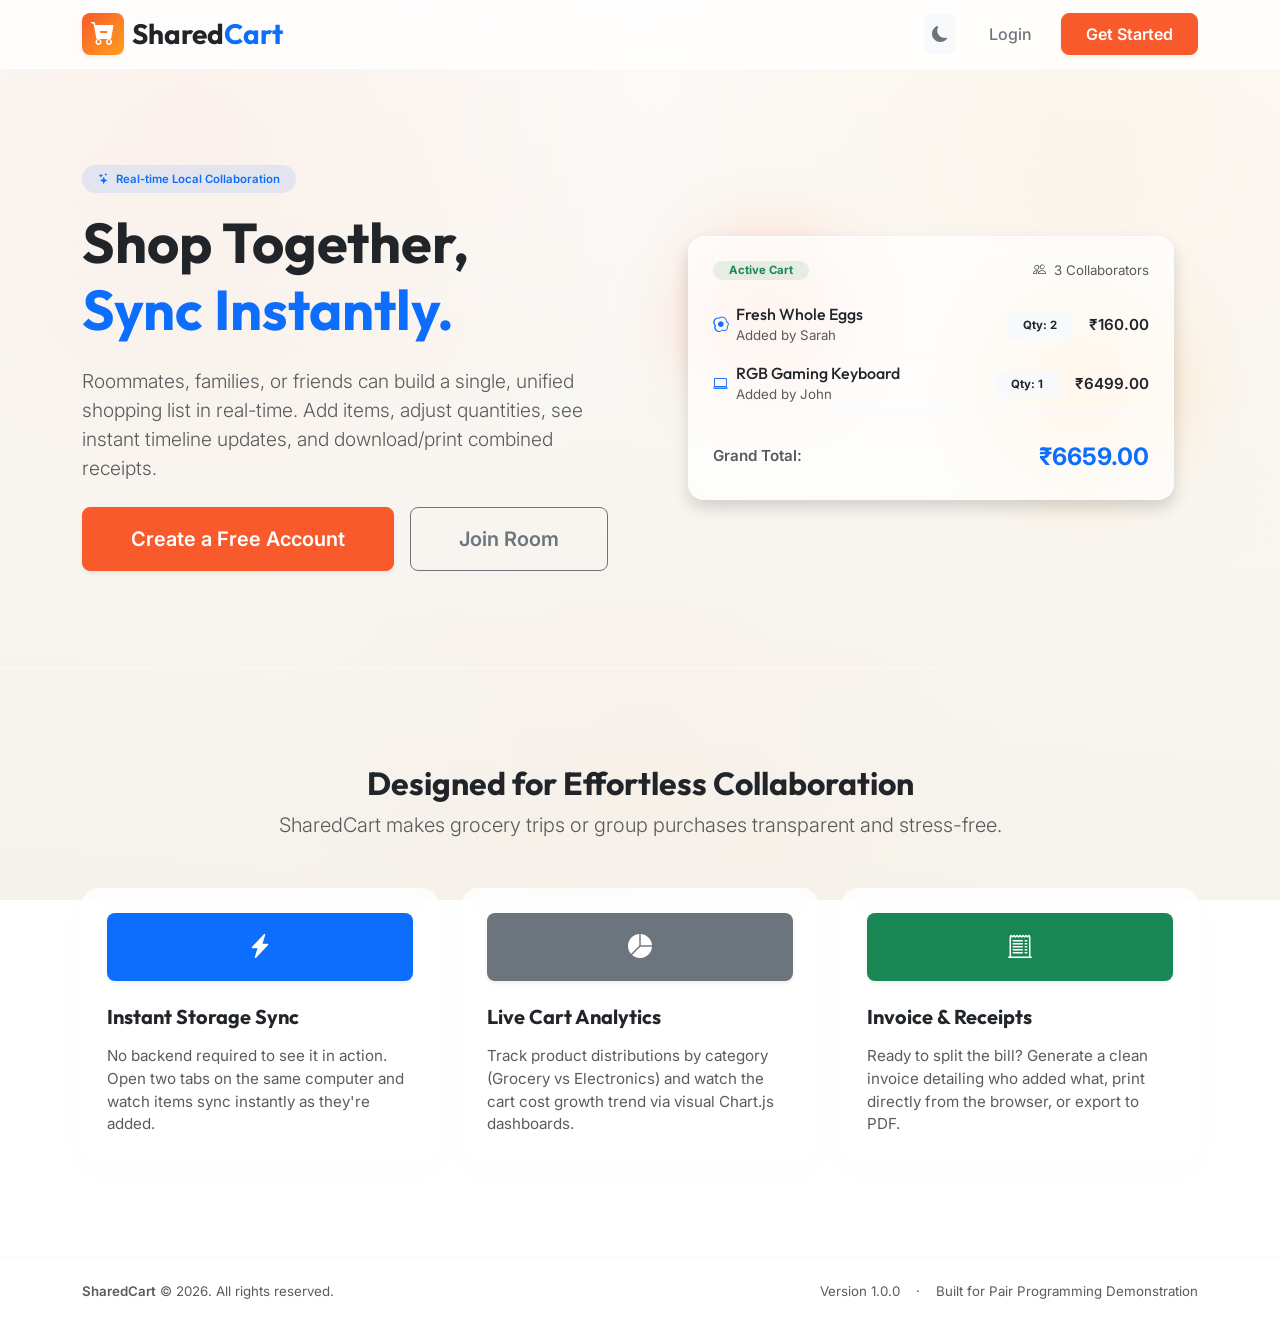
<file: index.html>
<!DOCTYPE html>
<html lang="en">
<head>
  <meta charset="UTF-8">
  <meta name="viewport" content="width=device-width, initial-scale=1.0">
  <title>SharedCart - Collaborative Shopping Cart</title>
  <!-- Google Fonts -->
  <link rel="preconnect" href="https://fonts.googleapis.com">
  <link rel="preconnect" href="https://fonts.gstatic.com" crossorigin>
  <link href="https://fonts.googleapis.com/css2?family=Inter:wght@300;400;500;600;700&family=Outfit:wght@400;500;600;700&display=swap" rel="stylesheet">
  <!-- Bootstrap 5 -->
  <link href="https://cdn.jsdelivr.net/npm/bootstrap@5.3.2/dist/css/bootstrap.min.css" rel="stylesheet">
  <!-- Bootstrap Icons -->
  <link rel="stylesheet" href="https://cdn.jsdelivr.net/npm/bootstrap-icons@1.11.1/font/bootstrap-icons.css">
  <!-- Custom CSS -->
  <link rel="stylesheet" href="css/style.css">
  <script>
    if (localStorage.getItem('sharedcart_theme') === 'dark') {
      document.documentElement.classList.add('dark-mode');
    }
  </script>
</head>
<body>
  <!-- Header / Navbar -->
  <nav class="navbar navbar-expand-lg navbar-light bg-white sticky-top border-bottom border-light">
    <div class="container">
      <a class="navbar-brand d-flex align-items-center gap-2" href="#">
        <div class="logo-icon bg-gradient text-white p-2 rounded-3 d-flex align-items-center justify-content-center shadow-sm">
          <i class="bi bi-cart-dash-fill fs-4"></i>
        </div>
        <span class="logo-text font-outfit fs-3 fw-bold text-dark">Shared<span class="text-primary">Cart</span></span>
      </a>
      <button class="navbar-expand-toggle border-0 bg-transparent d-lg-none" type="button" data-bs-toggle="collapse" data-bs-target="#navbarContent" aria-label="Toggle navigation">
        <i class="bi bi-list fs-1 text-dark"></i>
      </button>
      <div class="collapse navbar-collapse justify-content-end" id="navbarContent">
        <div class="d-flex align-items-center gap-3 mt-3 mt-lg-0" id="navActions">
          <button class="btn btn-light border-0 rounded-3 text-secondary p-2 me-1" id="darkModeToggle" aria-label="Toggle Dark Mode">
            <i class="bi bi-moon-fill"></i>
          </button>
          <a href="login.html" class="btn btn-link text-decoration-none text-secondary fw-medium">Login</a>
          <a href="register.html" class="btn btn-primary px-4 py-2 rounded-3 fw-semibold shadow-sm btn-hover-effect">Get Started</a>
        </div>
      </div>
    </div>
  </nav>

  <!-- Hero Section -->
  <header class="hero-section py-5 d-flex align-items-center position-relative overflow-hidden bg-transparent">
    <div class="container py-md-5">
      <div class="row align-items-center g-5">
        <div class="col-lg-6 text-start">
          <div class="badge bg-primary bg-opacity-10 text-primary px-3 py-2 rounded-pill fw-semibold mb-3">
            <i class="bi bi-stars me-1"></i> Real-time Local Collaboration
          </div>
          <h1 class="hero-title font-outfit fw-bold text-dark mb-4" style="font-size: 3.5rem; line-height: 1.2;">
            Shop Together, <br><span class="text-primary">Sync Instantly.</span>
          </h1>
          <p class="lead text-muted mb-4" style="font-size: 1.2rem;">
            Roommates, families, or friends can build a single, unified shopping list in real-time. Add items, adjust quantities, see instant timeline updates, and download/print combined receipts.
          </p>
          <div class="d-flex flex-sm-row flex-column gap-3">
            <a href="register.html" class="btn btn-primary px-5 py-3 rounded-3 fw-semibold fs-5 shadow-sm btn-hover-effect">Create a Free Account</a>
            <a href="login.html" class="btn btn-outline-secondary px-5 py-3 rounded-3 fw-semibold fs-5">Join Room</a>
          </div>
        </div>
        <div class="col-lg-6 position-relative">
          <!-- Glassmorphism Visual Card -->
          <div class="position-relative hero-image-container p-4">
            <div class="hero-glass-card p-4 rounded-4 shadow border border-white border-opacity-10">
              <div class="d-flex justify-content-between align-items-center mb-3">
                <span class="badge bg-success bg-opacity-10 text-success rounded-pill px-3 py-1">Active Cart</span>
                <span class="text-muted small"><i class="bi bi-people me-1"></i> 3 Collaborators</span>
              </div>
              <ul class="list-unstyled mb-0">
                <li class="d-flex justify-content-between align-items-center py-2 border-bottom border-light">
                  <div class="d-flex align-items-center gap-2">
                    <i class="bi bi-egg-fried text-primary"></i>
                    <div>
                      <h6 class="mb-0 text-dark">Fresh Whole Eggs</h6>
                      <span class="text-muted small">Added by Sarah</span>
                    </div>
                  </div>
                  <div class="d-flex align-items-center gap-3">
                    <span class="badge bg-light text-dark py-2 px-3 rounded">Qty: 2</span>
                    <span class="fw-semibold text-dark">₹160.00</span>
                  </div>
                </li>
                <li class="d-flex justify-content-between align-items-center py-2 border-bottom border-light">
                  <div class="d-flex align-items-center gap-2">
                    <i class="bi bi-laptop text-primary"></i>
                    <div>
                      <h6 class="mb-0 text-dark">RGB Gaming Keyboard</h6>
                      <span class="text-muted small">Added by John</span>
                    </div>
                  </div>
                  <div class="d-flex align-items-center gap-3">
                    <span class="badge bg-light text-dark py-2 px-3 rounded">Qty: 1</span>
                    <span class="fw-semibold text-dark">₹6499.00</span>
                  </div>
                </li>
              </ul>
              <div class="d-flex justify-content-between align-items-center mt-3 pt-2">
                <span class="text-muted fw-semibold">Grand Total:</span>
                <span class="fs-4 fw-bold text-primary">₹6659.00</span>
              </div>
            </div>
            <!-- Decorative floating rings/circles -->
            <div class="floating-circle circle-1"></div>
            <div class="floating-circle circle-2"></div>
          </div>
        </div>
      </div>
    </div>
  </header>

  <!-- Features Section -->
  <section class="py-5 bg-light-section border-top border-light">
    <div class="container py-5 text-center">
      <h2 class="font-outfit fw-bold text-dark mb-2">Designed for Effortless Collaboration</h2>
      <p class="text-muted lead mb-5 col-lg-8 mx-auto">SharedCart makes grocery trips or group purchases transparent and stress-free.</p>
      
      <div class="row g-4">
        <!-- Feature 1 -->
        <div class="col-md-4">
          <div class="card border-0 p-4 shadow-sm rounded-4 h-100 feature-card text-start bg-white">
            <div class="feature-icon bg-primary text-white p-3 rounded-3 mb-4 d-inline-flex align-items-center justify-content-center shadow-sm">
              <i class="bi bi-lightning-charge-fill fs-4"></i>
            </div>
            <h5 class="fw-bold mb-3 font-outfit">Instant Storage Sync</h5>
            <p class="text-muted mb-0">No backend required to see it in action. Open two tabs on the same computer and watch items sync instantly as they're added.</p>
          </div>
        </div>
        <!-- Feature 2 -->
        <div class="col-md-4">
          <div class="card border-0 p-4 shadow-sm rounded-4 h-100 feature-card text-start bg-white">
            <div class="feature-icon bg-secondary text-white p-3 rounded-3 mb-4 d-inline-flex align-items-center justify-content-center shadow-sm">
              <i class="bi bi-pie-chart-fill fs-4"></i>
            </div>
            <h5 class="fw-bold mb-3 font-outfit">Live Cart Analytics</h5>
            <p class="text-muted mb-0">Track product distributions by category (Grocery vs Electronics) and watch the cart cost growth trend via visual Chart.js dashboards.</p>
          </div>
        </div>
        <!-- Feature 3 -->
        <div class="col-md-4">
          <div class="card border-0 p-4 shadow-sm rounded-4 h-100 feature-card text-start bg-white">
            <div class="feature-icon bg-success text-white p-3 rounded-3 mb-4 d-inline-flex align-items-center justify-content-center shadow-sm">
              <i class="bi bi-receipt-cutoff fs-4"></i>
            </div>
            <h5 class="fw-bold mb-3 font-outfit">Invoice & Receipts</h5>
            <p class="text-muted mb-0">Ready to split the bill? Generate a clean invoice detailing who added what, print directly from the browser, or export to PDF.</p>
          </div>
        </div>
      </div>
    </div>
  </section>

  <!-- Footer -->
  <footer class="bg-transparent py-4 border-top border-light">
    <div class="container text-center text-muted small">
      <div class="d-flex justify-content-between align-items-center flex-column flex-md-row">
        <div>
          <span class="fw-semibold">SharedCart</span> &copy; 2026. All rights reserved.
        </div>
        <div class="d-flex gap-3 mt-3 mt-md-0">
          <span class="text-muted">Version 1.0.0</span>
          <span>&middot;</span>
          <span class="text-muted">Built for Pair Programming Demonstration</span>
        </div>
      </div>
    </div>
  </footer>

  <!-- Scripts -->
  <script src="js/storage.js"></script>
  <script>
    document.addEventListener('DOMContentLoaded', () => {
      const currentUser = window.SharedCartStorage.getCurrentUser();
      const navActions = document.getElementById('navActions');
      if (currentUser && navActions) {
        navActions.innerHTML = `
          <span class="text-muted me-2 small"><i class="bi bi-person-fill"></i> Hi, ${currentUser.name}</span>
          <a href="dashboard.html" class="btn btn-primary px-4 py-2 rounded-3 fw-semibold shadow-sm">Go to Dashboard</a>
        `;
      }
    });
  </script>
</body>
</html>
</file>
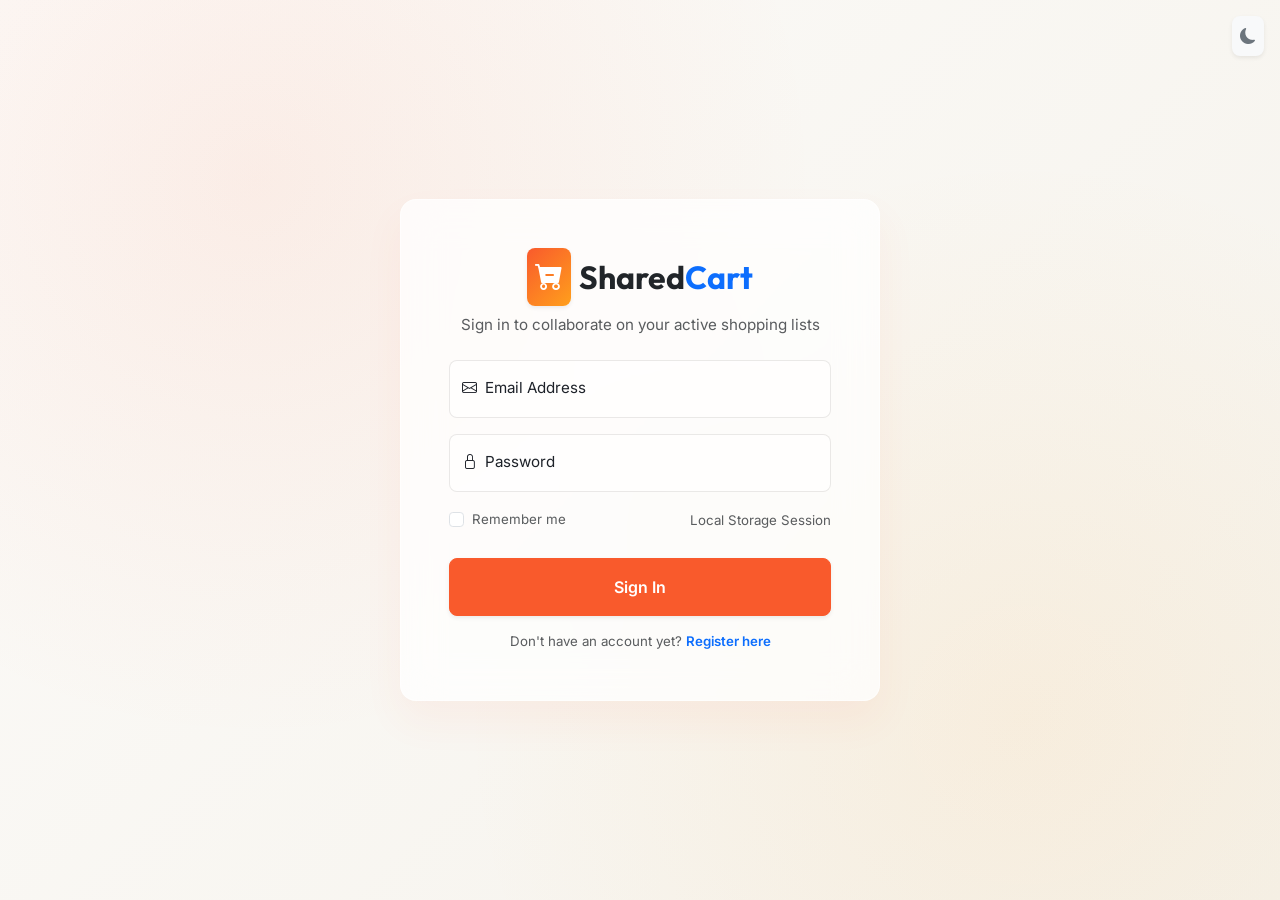
<file: dashboard.html>
<!DOCTYPE html>
<html lang="en">

<head>
  <meta charset="UTF-8">
  <meta name="viewport" content="width=device-width, initial-scale=1.0">
  <title>Dashboard - SharedCart</title>
  <!-- Google Fonts -->
  <link rel="preconnect" href="https://fonts.googleapis.com">
  <link rel="preconnect" href="https://fonts.gstatic.com" crossorigin>
  <link
    href="https://fonts.googleapis.com/css2?family=Inter:wght@300;400;500;600;700&family=Outfit:wght@400;500;600;700&display=swap"
    rel="stylesheet">
  <!-- Bootstrap 5 -->
  <link href="https://cdn.jsdelivr.net/npm/bootstrap@5.3.2/dist/css/bootstrap.min.css" rel="stylesheet">
  <!-- Bootstrap Icons -->
  <link rel="stylesheet" href="https://cdn.jsdelivr.net/npm/bootstrap-icons@1.11.1/font/bootstrap-icons.css">
  <!-- Custom CSS -->
  <link rel="stylesheet" href="css/style.css">
  <link rel="stylesheet" href="css/dashboard.css">
  <script>
    if (localStorage.getItem('sharedcart_theme') === 'dark') {
      document.documentElement.classList.add('dark-mode');
    }
  </script>
</head>

<body class="bg-light-section">
  <!-- Session Validation script (runs before body rendering to prevent flash of content) -->
  <script src="js/storage.js"></script>
  <script>
    const user = window.SharedCartStorage.getCurrentUser();
    if (!user) {
      window.location.href = 'login.html';
    }
  </script>

  <!-- Sticky Navbar -->
  <nav class="navbar navbar-expand-lg navbar-light bg-white sticky-top border-bottom border-light shadow-xs">
    <div class="container">
      <a class="navbar-brand d-flex align-items-center gap-2" href="index.html">
        <div
          class="logo-icon bg-gradient text-white p-2 rounded-3 d-flex align-items-center justify-content-center shadow-sm">
          <i class="bi bi-cart-dash-fill fs-4"></i>
        </div>
        <span class="logo-text font-outfit fs-3 fw-bold text-dark">Shared<span class="text-primary">Cart</span></span>
      </a>
      <div class="d-flex align-items-center gap-3 ms-auto">
        <button class="btn btn-light border-0 rounded-3 text-secondary p-2" id="darkModeToggle"
          aria-label="Toggle Dark Mode">
          <i class="bi bi-moon-fill"></i>
        </button>
        <div class="dropdown">
          <button class="btn btn-outline-light text-dark border-0 dropdown-toggle d-flex align-items-center gap-2"
            type="button" id="profileDropdown" data-bs-toggle="dropdown" aria-expanded="false">
            <div
              class="avatar bg-primary bg-opacity-10 text-primary rounded-circle d-flex align-items-center justify-content-center fw-bold"
              style="width: 38px; height: 38px;" id="avatarInitial">
              U
            </div>
            <span class="d-none d-sm-inline fw-semibold text-secondary" id="userNameLabel">User Profile</span>
          </button>
          <ul class="dropdown-menu dropdown-menu-end border-0 shadow-sm mt-2 p-2" aria-labelledby="profileDropdown">
            <li>
              <h6 class="dropdown-header text-muted" id="userEmailLabel">user@example.com</h6>
            </li>
            <li>
              <hr class="dropdown-divider">
            </li>
            <li><button class="dropdown-item text-danger d-flex align-items-center gap-2" id="logoutButton"><i
                  class="bi bi-box-arrow-right"></i> Logout</button></li>
          </ul>
        </div>
      </div>
    </div>
  </nav>

  <!-- Main Container -->
  <main class="container py-5">
    <!-- Header Summary Card -->
    <section class="row mb-5">
      <div class="col-lg-8 text-start mb-3 mb-lg-0">
        <h1 class="fw-bold font-outfit text-dark" id="welcomeHeading">Welcome back!</h1>
        <p class="text-muted">Create a new collaborative shopping room or paste a room code to join your group's active
          cart.</p>
      </div>
      <div class="col-lg-4 text-lg-end text-start">
        <div
          class="card border-0 shadow-sm rounded-4 p-3 d-inline-flex bg-white flex-row align-items-center gap-3 border-start border-primary border-5 text-start">
          <div class="bg-primary bg-opacity-10 text-primary p-3 rounded-3">
            <i class="bi bi-door-open fs-3"></i>
          </div>
          <div>
            <h6 class="text-muted mb-0 small">Active Rooms</h6>
            <h4 class="fw-bold text-dark mb-0" id="totalRoomsCount">0</h4>
          </div>
        </div>
      </div>
    </section>

    <!-- Create and Join Actions -->
    <section class="row g-4 mb-5">
      <!-- Create Room -->
      <div class="col-md-6">
        <div class="card border-0 shadow-sm rounded-4 p-4 p-md-5 h-100 bg-white border-top border-primary border-4">
          <h3 class="fw-bold font-outfit mb-3"><i class="bi bi-plus-circle-fill text-primary me-2"></i>Create a Room
          </h3>
          <p class="text-muted">Set up a shared shopping room and generate a code to invite friends or family members to
            join.</p>

          <form id="createRoomForm">
            <div id="createAlert" class="alert alert-danger d-none rounded-3 py-2 text-start small border-0 mb-3"
              role="alert"></div>
            <div class="input-group mb-4">
              <span class="input-group-text bg-light border-0"><i class="bi bi-tag text-muted"></i></span>
              <input type="text" class="form-control bg-light border-0 py-3" id="roomNameInput"
                placeholder="e.g. Roomies Grocery List" required>
            </div>
            <button type="submit" class="btn btn-primary w-100 py-3 rounded-3 fw-semibold shadow-sm btn-hover-effect">
              Create & Enter Room
            </button>
          </form>
        </div>
      </div>

      <!-- Join Room -->
      <div class="col-md-6">
        <div class="card border-0 shadow-sm rounded-4 p-4 p-md-5 h-100 bg-white border-top border-secondary border-4">
          <h3 class="fw-bold font-outfit mb-3"><i class="bi bi-box-arrow-in-right text-secondary me-2"></i>Join existing
            Room</h3>
          <p class="text-muted">Have a room code? Enter it below to join the shared cart and start picking products
            together.</p>

          <form id="joinRoomForm">
            <div id="joinAlert" class="alert alert-danger d-none rounded-3 py-2 text-start small border-0 mb-3"
              role="alert"></div>
            <div class="input-group mb-4">
              <span class="input-group-text bg-light border-0"><i class="bi bi-key text-muted"></i></span>
              <input type="text" class="form-control bg-light border-0 py-3 text-uppercase font-monospace"
                id="roomCodeInput" placeholder="e.g. GROCERY-2931" required>
            </div>
            <button type="submit" class="btn btn-secondary w-100 py-3 rounded-3 fw-semibold shadow-sm btn-hover-effect">
              Join & Enter Room
            </button>
          </form>
        </div>
      </div>
    </section>

    <!-- My Rooms List -->
    <section>
      <div class="d-flex justify-content-between align-items-center mb-4">
        <h3 class="fw-bold font-outfit text-dark mb-0">My Shopping Rooms</h3>
        <span class="badge bg-light text-dark border rounded-pill px-3 py-2" id="roomSummaryBadge">0 Rooms Joined</span>
      </div>

      <!-- Rooms Grid -->
      <div class="row g-4" id="roomsListGrid">
        <!-- Room Cards will be rendered dynamically -->
        <div class="col-12 text-center py-5" id="emptyRoomsState">
          <div class="text-muted mb-3">
            <i class="bi bi-cart-x-fill display-1 text-light"></i>
          </div>
          <h5 class="fw-bold text-muted">No rooms joined yet</h5>
          <p class="text-muted col-md-6 mx-auto">Create a room or ask your group for their room code to start building
            your cart collaboratively.</p>
        </div>
      </div>
    </section>
  </main>

  <!-- Scripts -->
  <!-- Bootstrap JS Bundle -->
  <script src="https://cdn.jsdelivr.net/npm/bootstrap@5.3.2/dist/js/bootstrap.bundle.min.js"></script>
  <script src="js/room.js"></script>
</body>

</html>
</file>
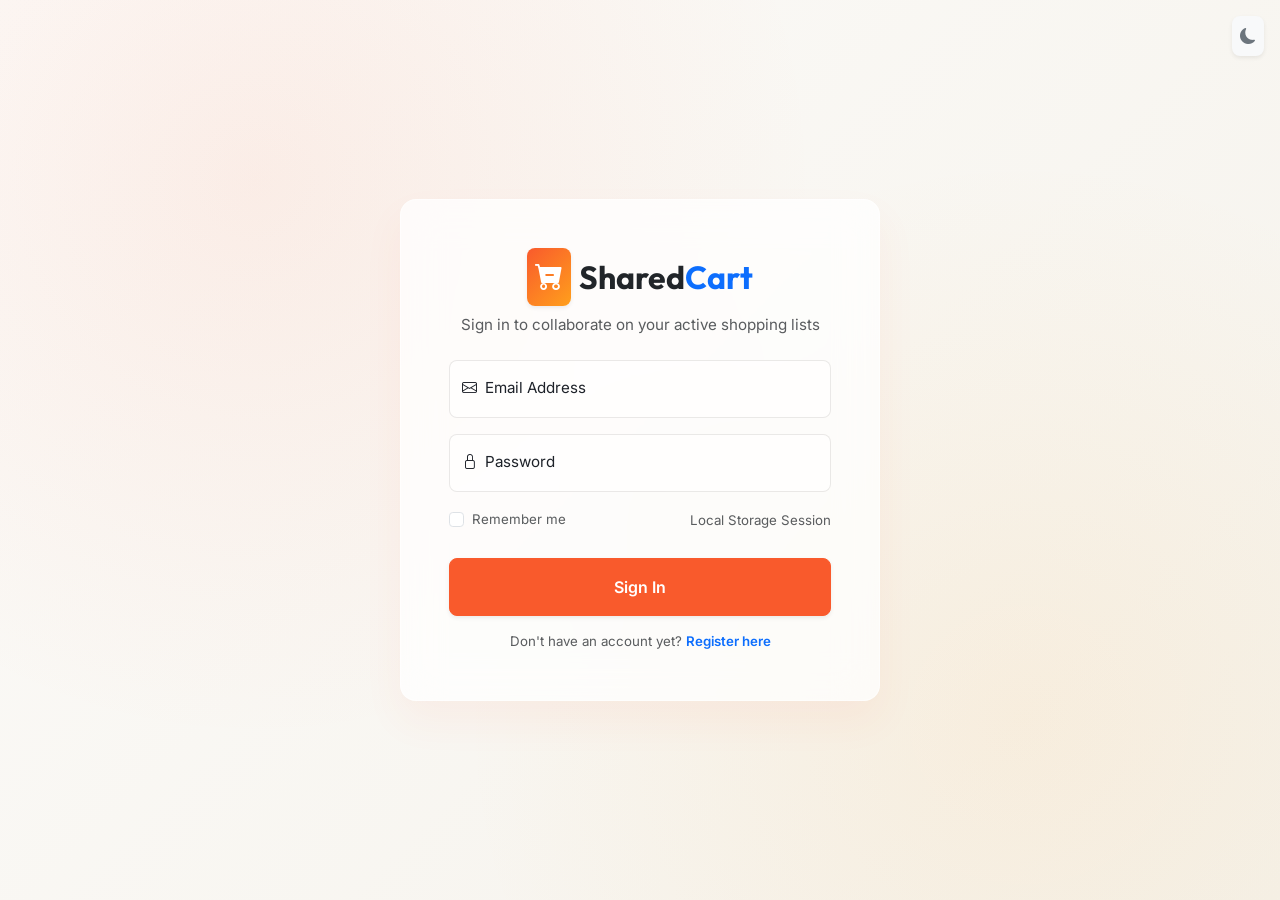
<file: login.html>
<!DOCTYPE html>
<html lang="en">
<head>
  <meta charset="UTF-8">
  <meta name="viewport" content="width=device-width, initial-scale=1.0">
  <title>Login - SharedCart</title>
  <!-- Google Fonts -->
  <link rel="preconnect" href="https://fonts.googleapis.com">
  <link rel="preconnect" href="https://fonts.gstatic.com" crossorigin>
  <link href="https://fonts.googleapis.com/css2?family=Inter:wght@300;400;500;600;700&family=Outfit:wght@400;500;600;700&display=swap" rel="stylesheet">
  <!-- Bootstrap 5 -->
  <link href="https://cdn.jsdelivr.net/npm/bootstrap@5.3.2/dist/css/bootstrap.min.css" rel="stylesheet">
  <!-- Bootstrap Icons -->
  <link rel="stylesheet" href="https://cdn.jsdelivr.net/npm/bootstrap-icons@1.11.1/font/bootstrap-icons.css">
  <!-- Custom CSS -->
  <link rel="stylesheet" href="css/style.css">
  <link rel="stylesheet" href="css/auth.css">
  <script>
    if (localStorage.getItem('sharedcart_theme') === 'dark') {
      document.documentElement.classList.add('dark-mode');
    }
  </script>
</head>
<body class="auth-bg">
  <!-- Floating Dark Mode Toggle -->
  <div class="position-absolute top-0 end-0 p-3">
    <button class="btn btn-light border-0 rounded-3 text-secondary p-2 shadow-sm" id="darkModeToggle" aria-label="Toggle Dark Mode">
      <i class="bi bi-moon-fill"></i>
    </button>
  </div>
  <div class="container d-flex justify-content-center align-items-center min-vh-100 py-5">
    <div class="auth-card p-4 p-md-5 rounded-4 shadow-lg border border-white border-opacity-10 text-center">
      <!-- Logo Header -->
      <div class="mb-4">
        <a href="index.html" class="text-decoration-none d-inline-flex align-items-center gap-2">
          <div class="logo-icon bg-gradient text-white p-2 rounded-3 d-flex align-items-center justify-content-center shadow-sm">
            <i class="bi bi-cart-dash-fill fs-3"></i>
          </div>
          <span class="logo-text font-outfit fs-2 fw-bold text-dark">Shared<span class="text-primary">Cart</span></span>
        </a>
        <p class="text-muted mt-2">Sign in to collaborate on your active shopping lists</p>
      </div>

      <!-- Login Form -->
      <form id="loginForm" novalidate>
        <!-- Alert Messages -->
        <div id="authAlert" class="alert alert-danger d-none rounded-3 py-2 text-start small border-0" role="alert">
          <i class="bi bi-exclamation-triangle-fill me-2"></i> <span id="authAlertMsg"></span>
        </div>

        <div class="form-floating mb-3">
          <input type="email" class="form-control rounded-3" id="loginEmail" placeholder="name@example.com" required>
          <label for="loginEmail"><i class="bi bi-envelope me-2"></i>Email Address</label>
        </div>

        <div class="form-floating mb-3">
          <input type="password" class="form-control rounded-3" id="loginPassword" placeholder="Password" required>
          <label for="loginPassword"><i class="bi bi-lock me-2"></i>Password</label>
        </div>

        <div class="d-flex justify-content-between align-items-center mb-4">
          <div class="form-check">
            <input class="form-check-input" type="checkbox" id="loginRemember">
            <label class="form-check-label text-muted small user-select-none" for="loginRemember">
              Remember me
            </label>
          </div>
          <!-- Simple demo notice -->
          <span class="text-muted small">Local Storage Session</span>
        </div>

        <button type="submit" class="btn btn-primary w-100 py-3 rounded-3 fw-semibold shadow-sm mb-3 position-relative overflow-hidden btn-hover-effect">
          Sign In
        </button>

        <div class="text-muted small">
          Don't have an account yet? <a href="register.html" class="text-primary fw-semibold text-decoration-none hover-underline">Register here</a>
        </div>
      </form>
    </div>
  </div>

  <!-- Scripts -->
  <script src="js/storage.js"></script>
  <script src="js/auth.js"></script>
</body>
</html>
</file>
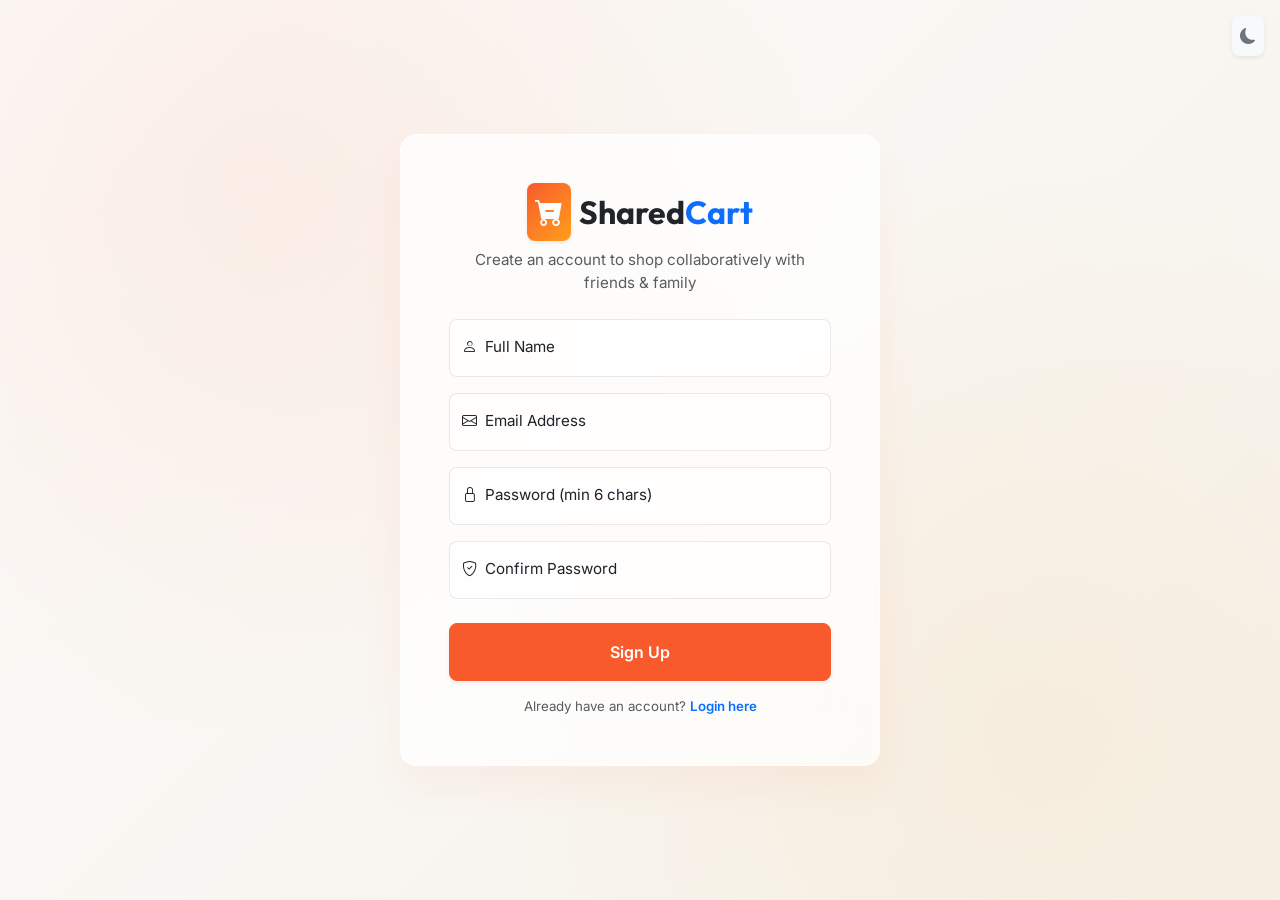
<file: register.html>
<!DOCTYPE html>
<html lang="en">
<head>
  <meta charset="UTF-8">
  <meta name="viewport" content="width=device-width, initial-scale=1.0">
  <title>Register - SharedCart</title>
  <!-- Google Fonts -->
  <link rel="preconnect" href="https://fonts.googleapis.com">
  <link rel="preconnect" href="https://fonts.gstatic.com" crossorigin>
  <link href="https://fonts.googleapis.com/css2?family=Inter:wght@300;400;500;600;700&family=Outfit:wght@400;500;600;700&display=swap" rel="stylesheet">
  <!-- Bootstrap 5 -->
  <link href="https://cdn.jsdelivr.net/npm/bootstrap@5.3.2/dist/css/bootstrap.min.css" rel="stylesheet">
  <!-- Bootstrap Icons -->
  <link rel="stylesheet" href="https://cdn.jsdelivr.net/npm/bootstrap-icons@1.11.1/font/bootstrap-icons.css">
  <!-- Custom CSS -->
  <link rel="stylesheet" href="css/style.css">
  <link rel="stylesheet" href="css/auth.css">
  <script>
    if (localStorage.getItem('sharedcart_theme') === 'dark') {
      document.documentElement.classList.add('dark-mode');
    }
  </script>
</head>
<body class="auth-bg">
  <!-- Floating Dark Mode Toggle -->
  <div class="position-absolute top-0 end-0 p-3">
    <button class="btn btn-light border-0 rounded-3 text-secondary p-2 shadow-sm" id="darkModeToggle" aria-label="Toggle Dark Mode">
      <i class="bi bi-moon-fill"></i>
    </button>
  </div>
  <div class="container d-flex justify-content-center align-items-center min-vh-100 py-5">
    <div class="auth-card p-4 p-md-5 rounded-4 shadow-lg border border-white border-opacity-10 text-center">
      <!-- Logo Header -->
      <div class="mb-4">
        <a href="index.html" class="text-decoration-none d-inline-flex align-items-center gap-2">
          <div class="logo-icon bg-gradient text-white p-2 rounded-3 d-flex align-items-center justify-content-center shadow-sm">
            <i class="bi bi-cart-dash-fill fs-3"></i>
          </div>
          <span class="logo-text font-outfit fs-2 fw-bold text-dark">Shared<span class="text-primary">Cart</span></span>
        </a>
        <p class="text-muted mt-2">Create an account to shop collaboratively with friends & family</p>
      </div>

      <!-- Registration Form -->
      <form id="registerForm" novalidate>
        <!-- Alert Messages -->
        <div id="authAlert" class="alert alert-danger d-none rounded-3 py-2 text-start small border-0" role="alert">
          <i class="bi bi-exclamation-triangle-fill me-2"></i> <span id="authAlertMsg"></span>
        </div>

        <div class="form-floating mb-3">
          <input type="text" class="form-control rounded-3" id="registerName" placeholder="John Doe" required>
          <label for="registerName"><i class="bi bi-person me-2"></i>Full Name</label>
        </div>

        <div class="form-floating mb-3">
          <input type="email" class="form-control rounded-3" id="registerEmail" placeholder="name@example.com" required>
          <label for="registerEmail"><i class="bi bi-envelope me-2"></i>Email Address</label>
        </div>

        <div class="form-floating mb-3">
          <input type="password" class="form-control rounded-3" id="registerPassword" placeholder="Password" required minlength="6">
          <label for="registerPassword"><i class="bi bi-lock me-2"></i>Password (min 6 chars)</label>
        </div>

        <div class="form-floating mb-4">
          <input type="password" class="form-control rounded-3" id="registerConfirmPassword" placeholder="Confirm Password" required>
          <label for="registerConfirmPassword"><i class="bi bi-shield-check me-2"></i>Confirm Password</label>
        </div>

        <button type="submit" class="btn btn-primary w-100 py-3 rounded-3 fw-semibold shadow-sm mb-3 position-relative overflow-hidden btn-hover-effect">
          Sign Up
        </button>

        <div class="text-muted small">
          Already have an account? <a href="login.html" class="text-primary fw-semibold text-decoration-none hover-underline">Login here</a>
        </div>
      </form>
    </div>
  </div>

  <!-- Scripts -->
  <script src="js/storage.js"></script>
  <script src="js/auth.js"></script>
</body>
</html>
</file>
<file: css/style.css>
/**
 * Main Global Stylesheet for SharedCart
 */

:root {
  --primary: #F95A2C;
  --primary-hover: #E2481B;
  --secondary: #FF9F1C;
  --secondary-hover: #E0870E;
  --success: #10B981;
  --warning: #F59E0B;
  --danger: #EF4444;
  --dark: #1E2229;
  --light-bg: #FCFBF9;
  --border-light: #F2EFEA;
  --font-outfit: 'Outfit', sans-serif;
  --font-inter: 'Inter', sans-serif;
  --transition: all 0.3s cubic-bezier(0.4, 0, 0.2, 1);
  --shadow-sm: 0 2px 4px rgba(249, 90, 44, 0.03), 0 1px 2px rgba(0, 0, 0, 0.02);
  --shadow-md: 0 8px 16px -2px rgba(249, 90, 44, 0.05), 0 2px 4px -1px rgba(0, 0, 0, 0.02);
  --shadow-lg: 0 20px 35px -5px rgba(249, 90, 44, 0.08), 0 10px 15px -5px rgba(0, 0, 0, 0.02);
}

/* Base resets & styles */
body {
  font-family: var(--font-inter);
  background: 
    radial-gradient(circle at 15% 15%, rgba(249, 90, 44, 0.05) 0%, transparent 35%),
    radial-gradient(circle at 85% 15%, rgba(255, 159, 28, 0.05) 0%, transparent 35%),
    radial-gradient(circle at 50% 85%, rgba(249, 90, 44, 0.02) 0%, transparent 40%),
    linear-gradient(185deg, #FCFBF9 0%, #F5F2EB 100%);
  background-attachment: fixed;
  background-size: cover;
  color: var(--dark);
  font-size: 0.95rem;
  overflow-x: hidden;
  -webkit-font-smoothing: antialiased;
}

h1, h2, h3, h4, h5, h6, .font-outfit {
  font-family: var(--font-outfit);
}

/* Custom Gradients */
.bg-gradient {
  background: linear-gradient(135deg, var(--primary) 0%, var(--secondary) 100%) !important;
}

/* Custom Buttons */
.btn-primary {
  background-color: var(--primary);
  border-color: var(--primary);
  transition: var(--transition);
}
.btn-primary:hover, .btn-primary:focus {
  background-color: var(--primary-hover);
  border-color: var(--primary-hover);
}

.btn-secondary {
  background-color: var(--secondary);
  border-color: var(--secondary);
  transition: var(--transition);
}
.btn-secondary:hover, .btn-secondary:focus {
  background-color: var(--secondary-hover);
  border-color: var(--secondary-hover);
}

/* Glassmorphism Styles */
.hero-glass-card {
  background: rgba(255, 255, 255, 0.75);
  backdrop-filter: blur(12px);
  -webkit-backdrop-filter: blur(12px);
  border: 1px solid rgba(255, 255, 255, 0.4);
  box-shadow: var(--shadow-lg);
}

.navbar {
  background: rgba(255, 255, 255, 0.8) !important;
  backdrop-filter: blur(16px) saturate(180%);
  -webkit-backdrop-filter: blur(16px) saturate(180%);
  border-bottom: 1px solid rgba(255, 255, 255, 0.5) !important;
}

.card {
  background: rgba(255, 255, 255, 0.75) !important;
  backdrop-filter: blur(16px);
  -webkit-backdrop-filter: blur(16px);
  border: 1px solid rgba(255, 255, 255, 0.5) !important;
  box-shadow: 0 8px 32px 0 rgba(249, 90, 44, 0.02) !important;
}

.modal-content {
  background: rgba(255, 255, 255, 0.85) !important;
  backdrop-filter: blur(20px);
  -webkit-backdrop-filter: blur(20px);
  border: 1px solid rgba(255, 255, 255, 0.5) !important;
}

/* Visual elements & animations */
.animate-fade-in {
  animation: fadeIn 0.4s ease-out forwards;
}

@keyframes fadeIn {
  from {
    opacity: 0;
    transform: translateY(8px);
  }
  to {
    opacity: 1;
    transform: translateY(0);
  }
}

.btn-hover-effect {
  position: relative;
  transition: var(--transition);
}
.btn-hover-effect:hover {
  transform: translateY(-2px);
  box-shadow: 0 4px 12px rgba(249, 90, 44, 0.25) !important;
}
.btn-hover-effect:active {
  transform: translateY(0);
}

/* Floating Circles Animation in Hero */
.hero-image-container {
  z-index: 1;
}

.floating-circle {
  position: absolute;
  border-radius: 50%;
  z-index: -1;
  filter: blur(40px);
  opacity: 0.25;
  animation: floatCircle 8s infinite alternate ease-in-out;
}

.circle-1 {
  width: 150px;
  height: 150px;
  background-color: var(--primary);
  top: 10%;
  left: 5%;
}

.circle-2 {
  width: 180px;
  height: 180px;
  background-color: var(--secondary);
  bottom: 15%;
  right: 5%;
  animation-delay: 2s;
}

@keyframes floatCircle {
  0% {
    transform: translateY(0) scale(1);
  }
  100% {
    transform: translateY(-20px) scale(1.1);
  }
}

/* Text truncations */
.text-truncate-2 {
  display: -webkit-box;
  -webkit-line-clamp: 2;
  -webkit-box-orient: vertical;
  overflow: hidden;
}

.text-truncate-3 {
  display: -webkit-box;
  -webkit-line-clamp: 3;
  -webkit-box-orient: vertical;
  overflow: hidden;
}

/* Custom scrollbars */
::-webkit-scrollbar {
  width: 6px;
  height: 6px;
}
::-webkit-scrollbar-track {
  background: transparent;
}
::-webkit-scrollbar-thumb {
  background: #cbd5e1;
  border-radius: 3px;
}
::-webkit-scrollbar-thumb:hover {
  background: #94a3b8;
}

/* Navbar utilities */
.navbar-brand .logo-icon {
  width: 42px;
  height: 42px;
}

/* PRINTING RECEIPT STYLES */
@media print {
  body * {
    visibility: hidden !important;
  }
  
  #receiptPrintArea, #receiptPrintArea * {
    visibility: visible !important;
  }
  
  #receiptPrintArea {
    position: absolute !important;
    left: 0 !important;
    top: 0 !important;
    width: 100% !important;
    padding: 0 !important;
    background: white !important;
  }
  
  /* Hide the modal outlines, shadows, headers and borders in print */
  .modal, .modal-dialog, .modal-content, .modal-body {
    position: static !important;
    border: none !important;
    box-shadow: none !important;
    background: transparent !important;
    padding: 0 !important;
    max-height: none !important;
    overflow: visible !important;
  }
}

.border-dashed {
  border-bottom: 2px dashed #e5e7eb !important;
}

/* DARK MODE OVERRIDES */
body.dark-mode {
  --dark: #FCFBF9;
  --light-bg: #140F0D;
  --border-light: #2E221E;
  background: 
    radial-gradient(circle at 10% 20%, rgba(249, 90, 44, 0.08) 0%, transparent 45%),
    radial-gradient(circle at 90% 10%, rgba(255, 159, 28, 0.07) 0%, transparent 45%),
    radial-gradient(circle at 50% 80%, rgba(30, 23, 21, 0.9) 0%, transparent 80%),
    linear-gradient(135deg, #16100E 0%, #0E0A09 100%) !important;
  background-attachment: fixed !important;
  background-size: cover !important;
  color: #FCFBF9 !important;
}

body.dark-mode .card {
  background: rgba(30, 23, 21, 0.7) !important;
  backdrop-filter: blur(16px);
  -webkit-backdrop-filter: blur(16px);
  border: 1px solid rgba(255, 255, 255, 0.05) !important;
  box-shadow: 0 8px 32px 0 rgba(0, 0, 0, 0.2) !important;
  color: #FCFBF9 !important;
}

body.dark-mode .navbar {
  background: rgba(30, 23, 21, 0.75) !important;
  backdrop-filter: blur(16px) saturate(180%);
  -webkit-backdrop-filter: blur(16px) saturate(180%);
  border-bottom: 1px solid rgba(255, 255, 255, 0.05) !important;
}

body.dark-mode .modal-content {
  background: rgba(30, 23, 21, 0.85) !important;
  backdrop-filter: blur(20px);
  -webkit-backdrop-filter: blur(20px);
  border: 1px solid rgba(255, 255, 255, 0.05) !important;
}

body.dark-mode .dropdown-menu {
  background: rgba(30, 23, 21, 0.9) !important;
  backdrop-filter: blur(12px);
  -webkit-backdrop-filter: blur(12px);
  border: 1px solid rgba(255, 255, 255, 0.05) !important;
  color: #FCFBF9 !important;
}

body.dark-mode .cart-sidebar {
  background: rgba(30, 23, 21, 0.8) !important;
  backdrop-filter: blur(20px);
  -webkit-backdrop-filter: blur(20px);
  border-left: 1px solid rgba(255, 255, 255, 0.05) !important;
}

body.dark-mode .text-dark {
  color: #FCFBF9 !important;
}

body.dark-mode .text-muted {
  color: #A59892 !important;
}

body.dark-mode .form-control,
body.dark-mode .form-select,
body.dark-mode .input-group-text {
  background-color: #1E1715 !important;
  color: #FCFBF9 !important;
  border-color: #2E221E !important;
}

body.dark-mode .form-control:focus,
body.dark-mode .form-select:focus {
  background-color: #140F0D !important;
  border-color: var(--primary) !important;
}

body.dark-mode .btn-light {
  background-color: #2E221E !important;
  color: #FCFBF9 !important;
  border-color: #2E221E !important;
}
body.dark-mode .btn-light:hover {
  background-color: #3E2E29 !important;
}

body.dark-mode .btn-outline-light {
  color: #FCFBF9 !important;
  border-color: #2E221E !important;
}
body.dark-mode .btn-outline-light:hover {
  background-color: #2E221E !important;
}

body.dark-mode .dropdown-item {
  color: #FCFBF9 !important;
}
body.dark-mode .dropdown-item:hover {
  background-color: #2E221E !important;
}

body.dark-mode .bg-light:not(body),
body.dark-mode .bg-light-section:not(body) {
  background-color: rgba(30, 23, 21, 0.5) !important;
}

body.dark-mode .border-light,
body.dark-mode .border-light-subtle {
  border-color: #2E221E !important;
}

body.dark-mode .table {
  color: #FCFBF9 !important;
}

body.dark-mode .timeline-item::after {
  background-color: #2E221E !important;
}
</file>
<file: css/dashboard.css>
/**
 * Dashboard and Workspace Layout Styles for SharedCart
 */

/* Room Cards on Dashboard Portal */
.room-card {
  transition: var(--transition);
  border: 1px solid rgba(255, 255, 255, 0.5) !important;
  box-shadow: var(--shadow-sm) !important;
  border-radius: 16px !important;
  background: rgba(255, 255, 255, 0.7) !important;
  backdrop-filter: blur(12px);
  -webkit-backdrop-filter: blur(12px);
}

.room-card:hover {
  transform: translateY(-4px);
  box-shadow: var(--shadow-lg) !important;
  border-color: rgba(249, 90, 44, 0.25) !important;
  background: rgba(255, 255, 255, 0.85) !important;
}

body.dark-mode .room-card {
  background: rgba(30, 23, 21, 0.7) !important;
  border-color: rgba(255, 255, 255, 0.06) !important;
}
body.dark-mode .room-card:hover {
  background: rgba(30, 23, 21, 0.85) !important;
  border-color: rgba(249, 90, 44, 0.3) !important;
}

/* User Profile Avatar styles */
.avatar {
  background: var(--primary);
  color: #fff;
  font-family: var(--font-outfit);
  transition: var(--transition);
  box-shadow: 0 2px 6px rgba(249, 90, 44, 0.15);
}
.avatar:hover {
  transform: scale(1.05);
}

/* Tab Navigation Pills overrides */
.custom-pills {
  background: rgba(255, 255, 255, 0.5) !important;
  backdrop-filter: blur(10px);
  -webkit-backdrop-filter: blur(10px);
  border: 1px solid rgba(255, 255, 255, 0.4) !important;
  border-radius: 12px;
  padding: 4px !important;
}
body.dark-mode .custom-pills {
  background: rgba(30, 23, 21, 0.5) !important;
  border-color: rgba(255, 255, 255, 0.06) !important;
}
.custom-pills .nav-link {
  color: var(--dark);
  border: 0;
  border-radius: 8px !important;
  transition: var(--transition);
}
.custom-pills .nav-link.active {
  background: linear-gradient(135deg, var(--primary) 0%, var(--secondary) 100%) !important;
  color: #fff;
  box-shadow: 0 4px 12px rgba(249, 90, 44, 0.3);
}

/* Product Catalog Cards */
.product-card {
  border: 1px solid rgba(255, 255, 255, 0.5) !important;
  box-shadow: var(--shadow-sm) !important;
  border-radius: 16px !important;
  overflow: hidden;
  transition: var(--transition);
  background: rgba(255, 255, 255, 0.7) !important;
  backdrop-filter: blur(12px);
  -webkit-backdrop-filter: blur(12px);
}

.product-card:hover {
  transform: translateY(-5px);
  box-shadow: var(--shadow-lg) !important;
  border-color: rgba(249, 90, 44, 0.25) !important;
  background: rgba(255, 255, 255, 0.85) !important;
}

body.dark-mode .product-card {
  background: rgba(30, 23, 21, 0.7) !important;
  border-color: rgba(255, 255, 255, 0.05) !important;
}
body.dark-mode .product-card:hover {
  background: rgba(30, 23, 21, 0.85) !important;
  border-color: rgba(249, 90, 44, 0.3) !important;
}

.product-card:hover .product-img-pic {
  transform: scale(1.05);
}

.product-img-pic {
  transition: transform 0.5s cubic-bezier(0.4, 0, 0.2, 1);
  object-fit: cover;
}

/* Fixed Sliding Cart Sidebar */
.cart-sidebar {
  position: fixed;
  top: 0;
  right: -380px;
  width: 380px;
  height: 100%;
  z-index: 1050;
  background: rgba(255, 255, 255, 0.8) !important;
  backdrop-filter: blur(20px);
  -webkit-backdrop-filter: blur(20px);
  border-left: 1px solid rgba(255, 255, 255, 0.4) !important;
  transition: right 0.35s cubic-bezier(0.4, 0, 0.2, 1);
  box-shadow: -10px 0 40px rgba(0, 0, 0, 0.1);
}

.cart-sidebar.open {
  right: 0;
}

/* Cart Overlay Backdrop */
.sidebar-backdrop {
  position: fixed;
  top: 0;
  left: 0;
  width: 100%;
  height: 100%;
  z-index: 1040;
  background: rgba(15, 23, 42, 0.25);
  backdrop-filter: blur(4px);
  -webkit-backdrop-filter: blur(4px);
  opacity: 0;
  pointer-events: none;
  transition: opacity 0.3s ease;
}

.sidebar-backdrop.show {
  opacity: 1;
  pointer-events: auto;
}

/* Cart Item Rows styles */
.cart-item-row {
  transition: var(--transition);
}
.cart-item-row:hover {
  background-color: var(--light-bg);
}

.btn-qty-minus, .btn-qty-plus {
  border-color: rgba(0, 0, 0, 0.1);
  color: var(--dark);
  font-weight: bold;
}
.btn-qty-minus:hover, .btn-qty-plus:hover {
  background-color: var(--primary);
  color: #fff;
  border-color: var(--primary);
}

/* Timeline Activity Connector lines */
.timeline-container {
  scrollbar-width: thin;
}

.timeline-item::after {
  content: '';
  position: absolute;
  left: -19px;
  top: 16px;
  bottom: -20px;
  width: 2px;
  background-color: #e5e7eb;
}

.timeline-item:last-child::after {
  display: none;
}

.timeline-marker {
  z-index: 2;
}

/* Toast animations tweak */
.toast {
  backdrop-filter: blur(10px);
  -webkit-backdrop-filter: blur(10px);
}
</file>
<file: css/auth.css>
/**
 * Authentication Pages Styles for SharedCart
 */

.auth-bg {
  background: 
    radial-gradient(circle at 20% 20%, rgba(249, 90, 44, 0.08) 0%, transparent 45%),
    radial-gradient(circle at 80% 80%, rgba(255, 159, 28, 0.08) 0%, transparent 45%),
    linear-gradient(135deg, #FCFBF9 0%, #F5F2EB 100%) !important;
  background-attachment: fixed !important;
  background-size: cover !important;
}

body.dark-mode .auth-bg {
  background: 
    radial-gradient(circle at 20% 20%, rgba(249, 90, 44, 0.12) 0%, transparent 45%),
    radial-gradient(circle at 80% 80%, rgba(255, 159, 28, 0.1) 0%, transparent 45%),
    linear-gradient(135deg, #16100E 0%, #0E0A09 100%) !important;
  background-attachment: fixed !important;
  background-size: cover !important;
}

.auth-card {
  max-width: 480px;
  width: 100%;
  background: rgba(255, 255, 255, 0.75) !important;
  backdrop-filter: blur(20px);
  -webkit-backdrop-filter: blur(20px);
  border: 1px solid rgba(255, 255, 255, 0.5) !important;
  box-shadow: 0 20px 40px rgba(249, 90, 44, 0.06), 0 1px 10px rgba(0, 0, 0, 0.01) !important;
  transition: transform 0.3s ease;
}

body.dark-mode .auth-card {
  background: rgba(30, 23, 21, 0.75) !important;
  border-color: rgba(255, 255, 255, 0.06) !important;
  box-shadow: 0 20px 40px rgba(0, 0, 0, 0.3) !important;
}

/* Float Form Control styling additions */
.form-floating > .form-control:focus ~ label,
.form-floating > .form-control:not(:placeholder-shown) ~ label {
  color: var(--primary);
  transform: scale(0.85) translateY(-0.75rem) translateX(0.15rem);
}

.form-floating > .form-control {
  border: 1px solid rgba(0, 0, 0, 0.08);
  background-color: rgba(255, 255, 255, 0.6);
  transition: var(--transition);
}

.form-floating > .form-control:focus {
  border-color: var(--primary);
  background-color: #fff;
  box-shadow: 0 0 0 4px rgba(249, 90, 44, 0.12);
}

.form-check-input:checked {
  background-color: var(--primary);
  border-color: var(--primary);
}

.hover-underline:hover {
  text-decoration: underline !important;
}
</file>
